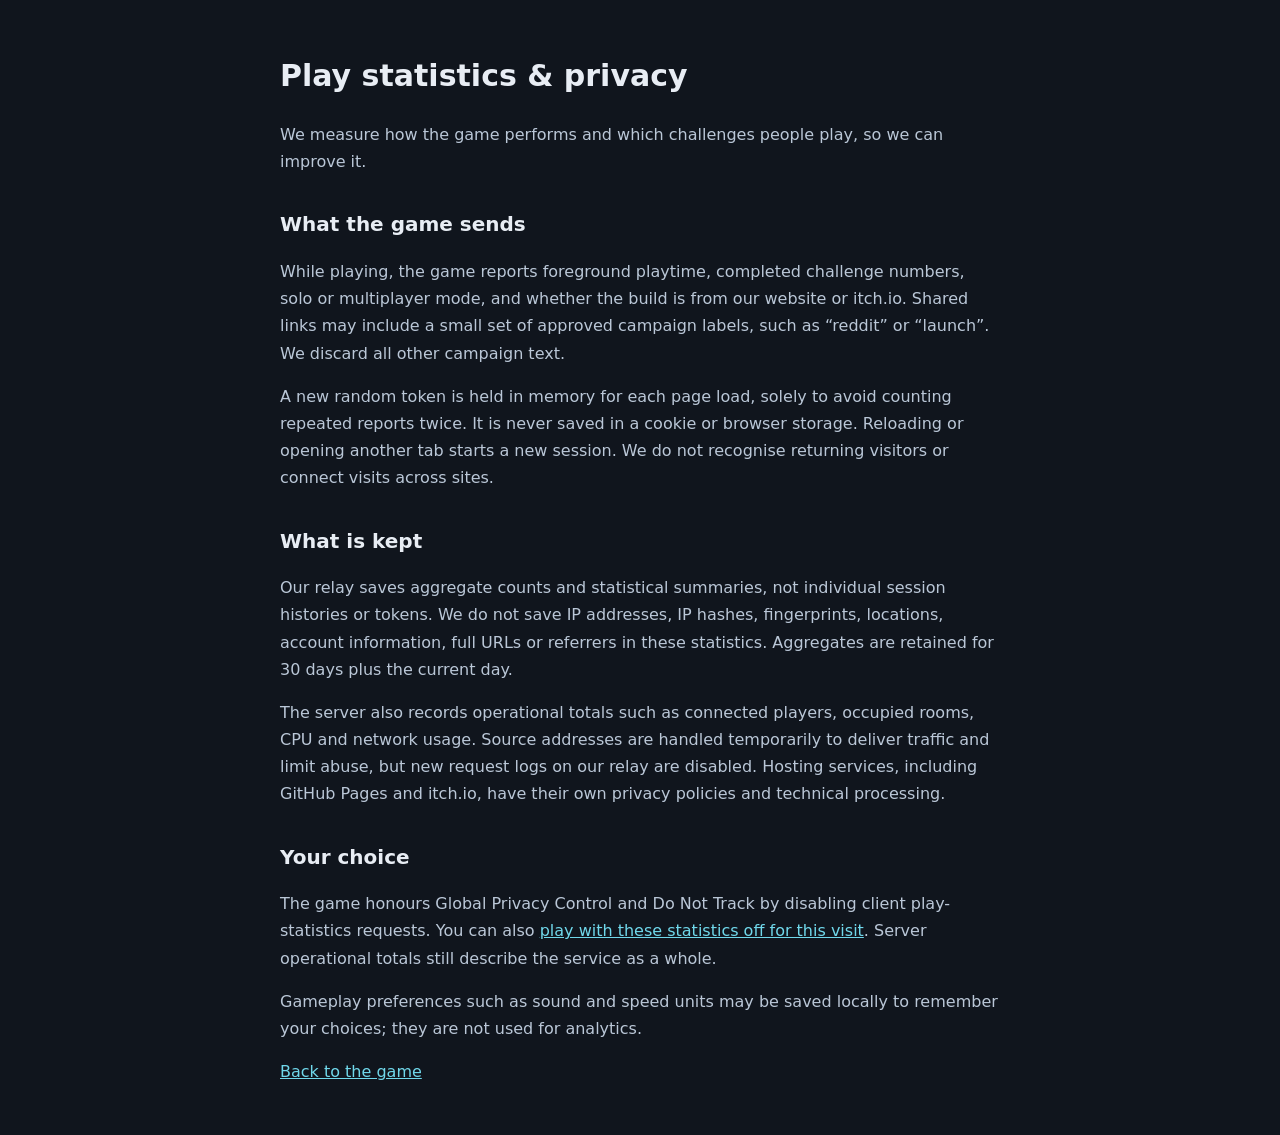
<file: privacy.html>
<!doctype html>
<html lang="en"><meta charset="utf-8"><meta name="viewport" content="width=device-width,initial-scale=1">
<title>Flying car simulator · Privacy</title>
<style>body{max-width:720px;margin:50px auto;padding:0 24px;background:#10151d;color:#e8edf4;font:16px/1.7 system-ui,sans-serif}h1{font-size:30px}h2{font-size:20px;margin-top:32px}a{color:#70d8eb}p{color:#bac7d7}</style>
<h1>Play statistics & privacy</h1>
<p>We measure how the game performs and which challenges people play, so we can improve it.</p>
<h2>What the game sends</h2>
<p>While playing, the game reports foreground playtime, completed challenge numbers, solo or multiplayer mode, and whether the build is from our website or itch.io. Shared links may include a small set of approved campaign labels, such as “reddit” or “launch”. We discard all other campaign text.</p>
<p>A new random token is held in memory for each page load, solely to avoid counting repeated reports twice. It is never saved in a cookie or browser storage. Reloading or opening another tab starts a new session. We do not recognise returning visitors or connect visits across sites.</p>
<h2>What is kept</h2>
<p>Our relay saves aggregate counts and statistical summaries, not individual session histories or tokens. We do not save IP addresses, IP hashes, fingerprints, locations, account information, full URLs or referrers in these statistics. Aggregates are retained for 30 days plus the current day.</p>
<p>The server also records operational totals such as connected players, occupied rooms, CPU and network usage. Source addresses are handled temporarily to deliver traffic and limit abuse, but new request logs on our relay are disabled. Hosting services, including GitHub Pages and itch.io, have their own privacy policies and technical processing.</p>
<h2>Your choice</h2>
<p>The game honours Global Privacy Control and Do Not Track by disabling client play-statistics requests. You can also <a href="./?metrics=off">play with these statistics off for this visit</a>. Server operational totals still describe the service as a whole.</p>
<p>Gameplay preferences such as sound and speed units may be saved locally to remember your choices; they are not used for analytics.</p>
<p><a href="./">Back to the game</a></p>
</html>
</file>
